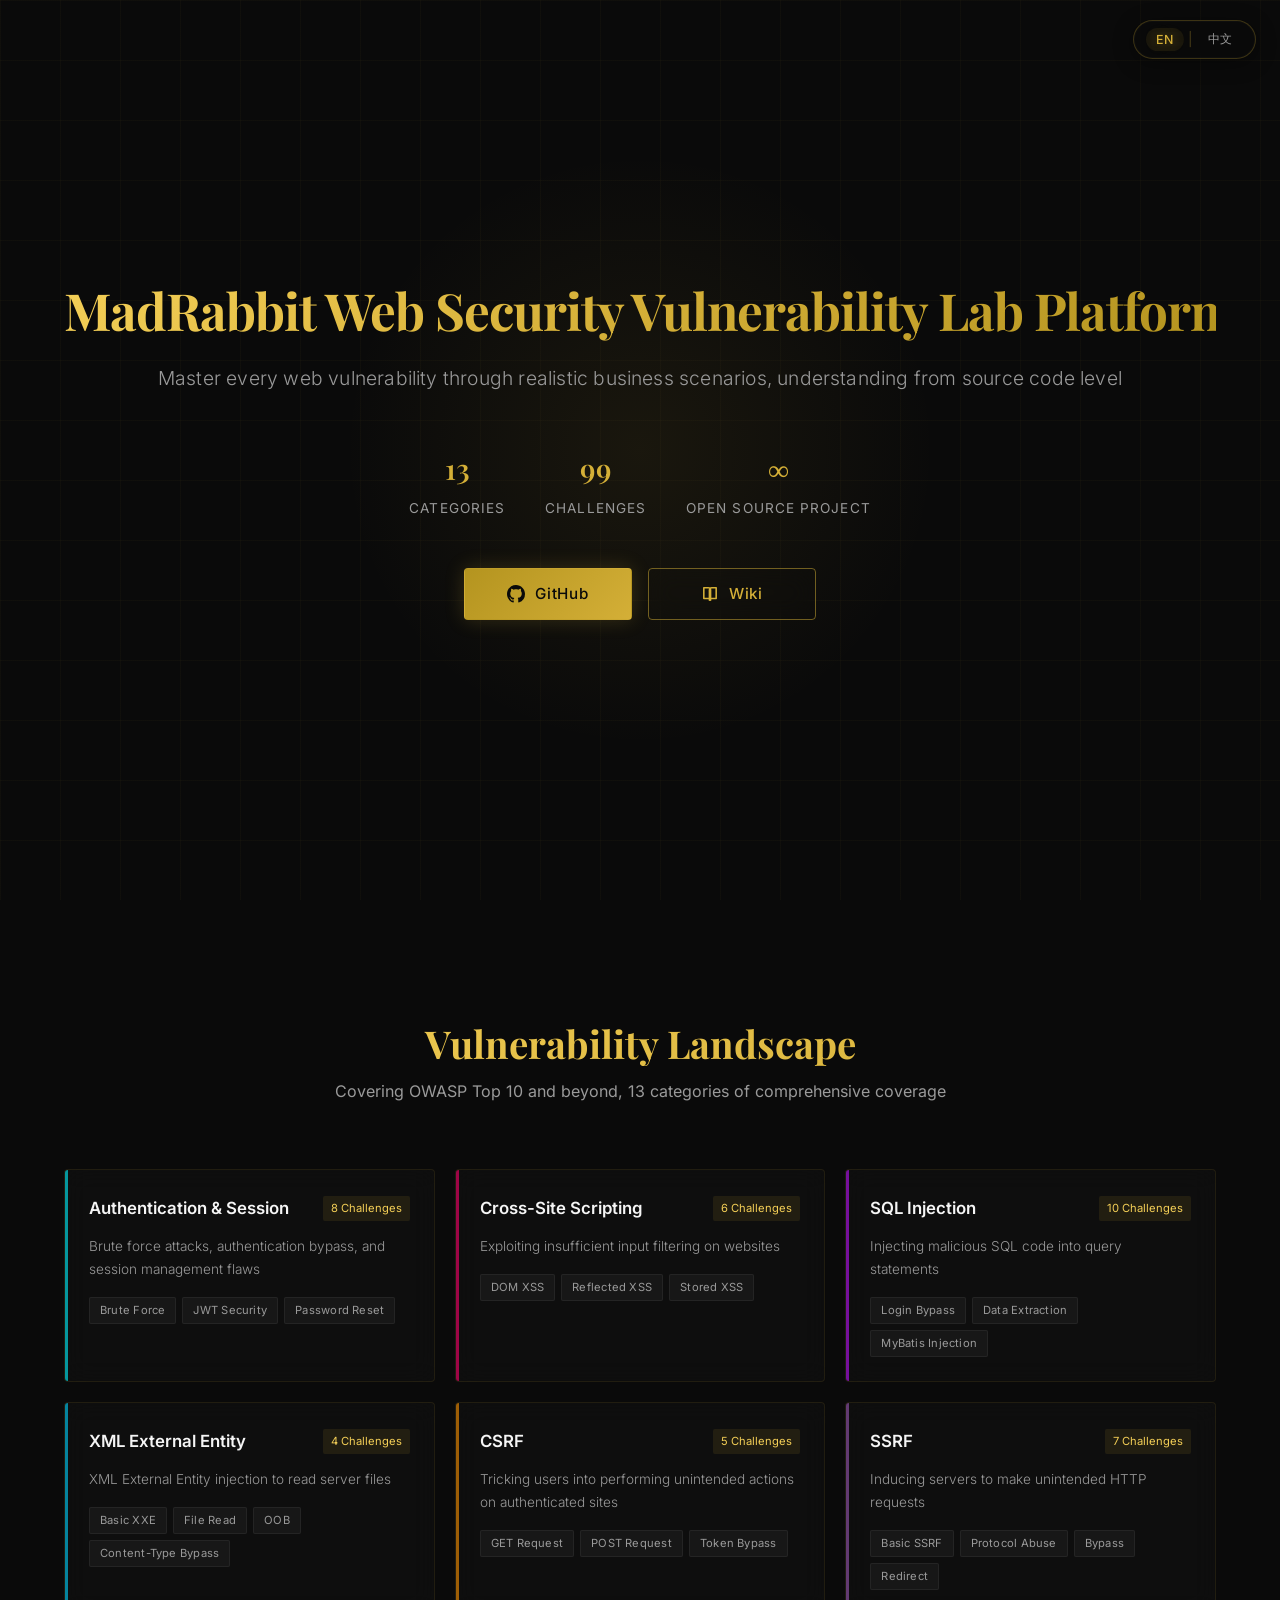
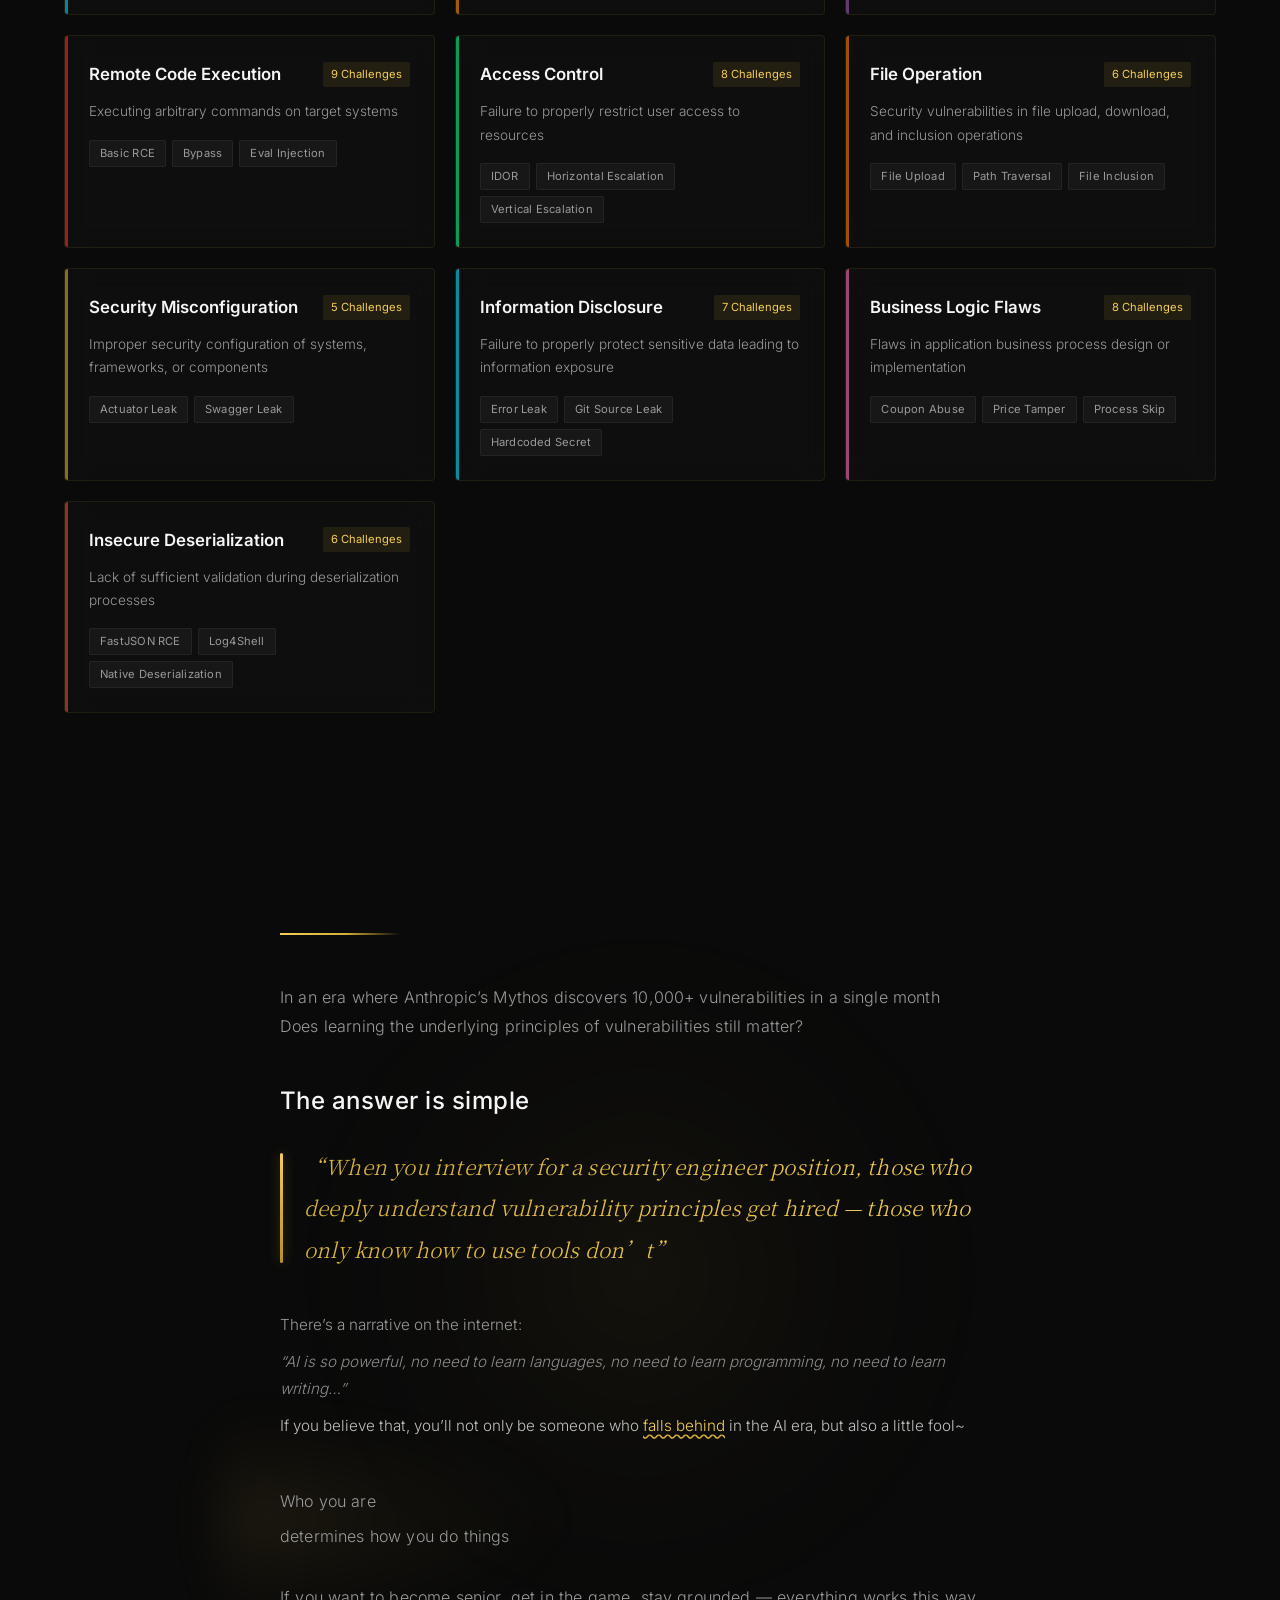
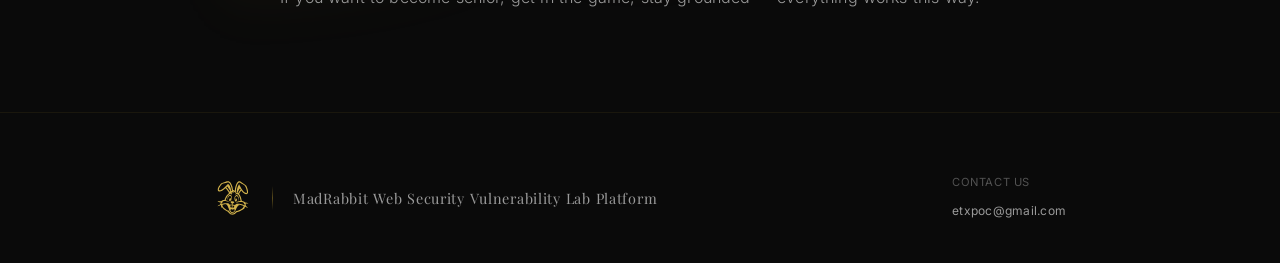
<file: index.html>
<!DOCTYPE html>
<html lang="en">
<head>
  <meta charset="UTF-8">
  <meta name="viewport" content="width=device-width, initial-scale=1.0">
  <meta name="description" content="MadRabbit Web Security Vulnerability Lab Platform - Master every web vulnerability through realistic business scenarios.">
  <title>MadRabbit's Amusement Park</title>
  <link rel="icon" type="image/svg+xml" href="assets/favicon.svg">
  <link rel="stylesheet" href="css/style.css">
</head>
<body>

  <!-- ============================================
       Language Switcher (fixed top-right)
       ============================================ -->
  <div class="lang-switch" id="langSwitch" role="group" aria-label="Language switcher">
    <button type="button" class="lang-btn" data-lang="en" aria-label="English">EN</button>
    <span class="lang-divider" aria-hidden="true">|</span>
    <button type="button" class="lang-btn" data-lang="zh" aria-label="中文">中文</button>
  </div>

  <!-- ============================================
       Section 1: Hero
       ============================================ -->
  <section class="hero" id="hero">
    <div class="grid-bg"></div>
    <div class="hero-content fade-in">
      <h1 class="hero-title"><span class="title-main">MadRabbit</span> <span class="title-sub">Web Security Vulnerability Lab Platform</span></h1>
      <p class="hero-subtitle" data-i18n="hero.subtitle">Master every web vulnerability through realistic business scenarios, understanding from source code level</p>

      <div class="hero-stats">
        <div class="stat-item">
          <div class="stat-value">13</div>
          <div class="stat-label" data-i18n="stat.categories">Categories</div>
        </div>
        <div class="stat-item">
          <div class="stat-value">99</div>
          <div class="stat-label" data-i18n="stat.challenges">Challenges</div>
        </div>
        <div class="stat-item">
          <div class="stat-value">∞</div>
          <div class="stat-label" data-i18n="stat.opensource">Open Source</div>
        </div>
      </div>

      <div class="hero-cta">
        <a href="https://github.com/zhuifengshaonianhanlu/MadRabbit" target="_blank" class="btn btn-primary">
          <!-- GitHub SVG Icon -->
          <svg class="btn-icon" width="18" height="18" viewBox="0 0 16 16" fill="currentColor" aria-hidden="true">
            <path d="M8 0C3.58 0 0 3.58 0 8c0 3.54 2.29 6.53 5.47 7.59.4.07.55-.17.55-.38 0-.19-.01-.82-.01-1.49-2.01.37-2.53-.49-2.69-.94-.09-.23-.48-.94-.82-1.13-.28-.15-.68-.52-.01-.53.63-.01 1.08.58 1.23.82.72 1.21 1.87.87 2.33.66.07-.52.28-.87.51-1.07-1.78-.2-3.64-.89-3.64-3.95 0-.87.31-1.59.82-2.15-.08-.2-.36-1.02.08-2.12 0 0 .67-.21 2.2.82.64-.18 1.32-.27 2-.27.68 0 1.36.09 2 .27 1.53-1.04 2.2-.82 2.2-.82.44 1.1.16 1.92.08 2.12.51.56.82 1.27.82 2.15 0 3.07-1.87 3.75-3.65 3.95.29.25.54.73.54 1.48 0 1.07-.01 1.93-.01 2.2 0 .21.15.46.55.38A8.013 8.013 0 0016 8c0-4.42-3.58-8-8-8z"/>
          </svg>
          <span data-i18n="btn.github">GitHub</span>
        </a>
        <a href="https://madrabbit-vul.github.io/wiki/" target="_blank" class="btn btn-secondary">
          <!-- Book / Wiki SVG Icon -->
          <svg class="btn-icon" width="18" height="18" viewBox="0 0 16 16" fill="none" stroke="currentColor" stroke-width="1.4" stroke-linecap="round" stroke-linejoin="round" aria-hidden="true">
            <path d="M2.5 2.5h4a2 2 0 0 1 2 2v9a1.5 1.5 0 0 0-1.5-1.5h-4.5z"/>
            <path d="M13.5 2.5h-4a2 2 0 0 0-2 2v9a1.5 1.5 0 0 1 1.5-1.5h4.5z"/>
          </svg>
          <span data-i18n="btn.wiki">Wiki</span>
        </a>
      </div>
    </div>
  </section>

  <!-- ============================================
       Section 2: Vulnerabilities
       ============================================ -->
  <section class="vulnerabilities" id="vulnerabilities">
    <div class="container">
      <div class="section-header fade-in">
        <h2 class="section-title" data-i18n="vuln.title">Vulnerability Landscape</h2>
        <p class="section-subtitle" data-i18n="vuln.subtitle">Covering OWASP Top 10 and beyond, 13 categories of comprehensive coverage</p>
      </div>

      <div class="vuln-grid">
        <!-- 1. Authentication & Session -->
        <div class="vuln-card fade-in" style="--card-color: #00f3ff;">
          <div class="vuln-header">
            <span class="vuln-name" data-i18n="vuln.1.name">Authentication &amp; Session</span>
            <span class="vuln-badge" data-i18n="vuln.1.badge">8 Challenges</span>
          </div>
          <div class="vuln-en-name" data-i18n="vuln.1.alt">认证与会话安全</div>
          <p class="vuln-desc" data-i18n="vuln.1.desc">Brute force attacks, authentication bypass, and session management flaws</p>
          <div class="vuln-tags">
            <span class="vuln-tag" data-i18n="vuln.1.t1">Brute Force</span>
            <span class="vuln-tag" data-i18n="vuln.1.t2">JWT Security</span>
            <span class="vuln-tag" data-i18n="vuln.1.t3">Password Reset</span>
          </div>
        </div>

        <!-- 2. XSS -->
        <div class="vuln-card fade-in" style="--card-color: #ff006e;">
          <div class="vuln-header">
            <span class="vuln-name" data-i18n="vuln.2.name">Cross-Site Scripting</span>
            <span class="vuln-badge" data-i18n="vuln.2.badge">6 Challenges</span>
          </div>
          <div class="vuln-en-name" data-i18n="vuln.2.alt">跨站脚本 XSS</div>
          <p class="vuln-desc" data-i18n="vuln.2.desc">Exploiting insufficient input filtering on websites</p>
          <div class="vuln-tags">
            <span class="vuln-tag" data-i18n="vuln.2.t1">DOM XSS</span>
            <span class="vuln-tag" data-i18n="vuln.2.t2">Reflected XSS</span>
            <span class="vuln-tag" data-i18n="vuln.2.t3">Stored XSS</span>
          </div>
        </div>

        <!-- 3. SQL Injection -->
        <div class="vuln-card fade-in" style="--card-color: #bc13fe;">
          <div class="vuln-header">
            <span class="vuln-name" data-i18n="vuln.3.name">SQL Injection</span>
            <span class="vuln-badge" data-i18n="vuln.3.badge">10 Challenges</span>
          </div>
          <div class="vuln-en-name" data-i18n="vuln.3.alt">SQL注入</div>
          <p class="vuln-desc" data-i18n="vuln.3.desc">Injecting malicious SQL code into query statements</p>
          <div class="vuln-tags">
            <span class="vuln-tag" data-i18n="vuln.3.t1">Login Bypass</span>
            <span class="vuln-tag" data-i18n="vuln.3.t2">Data Extraction</span>
            <span class="vuln-tag" data-i18n="vuln.3.t3">MyBatis Injection</span>
          </div>
        </div>

        <!-- 4. XXE -->
        <div class="vuln-card fade-in" style="--card-color: #00d4ff;">
          <div class="vuln-header">
            <span class="vuln-name" data-i18n="vuln.4.name">XML External Entity</span>
            <span class="vuln-badge" data-i18n="vuln.4.badge">4 Challenges</span>
          </div>
          <div class="vuln-en-name" data-i18n="vuln.4.alt">XXE注入</div>
          <p class="vuln-desc" data-i18n="vuln.4.desc">XML External Entity injection to read server files</p>
          <div class="vuln-tags">
            <span class="vuln-tag" data-i18n="vuln.4.t1">Basic XXE</span>
            <span class="vuln-tag" data-i18n="vuln.4.t2">File Read</span>
            <span class="vuln-tag" data-i18n="vuln.4.t3">OOB</span>
            <span class="vuln-tag" data-i18n="vuln.4.t4">Content-Type Bypass</span>
          </div>
        </div>

        <!-- 5. CSRF -->
        <div class="vuln-card fade-in" style="--card-color: #ff9500;">
          <div class="vuln-header">
            <span class="vuln-name" data-i18n="vuln.5.name">CSRF</span>
            <span class="vuln-badge" data-i18n="vuln.5.badge">5 Challenges</span>
          </div>
          <div class="vuln-en-name" data-i18n="vuln.5.alt">跨站请求伪造</div>
          <p class="vuln-desc" data-i18n="vuln.5.desc">Tricking users into performing unintended actions on authenticated sites</p>
          <div class="vuln-tags">
            <span class="vuln-tag" data-i18n="vuln.5.t1">GET Request</span>
            <span class="vuln-tag" data-i18n="vuln.5.t2">POST Request</span>
            <span class="vuln-tag" data-i18n="vuln.5.t3">Token Bypass</span>
          </div>
        </div>

        <!-- 6. SSRF -->
        <div class="vuln-card fade-in" style="--card-color: #9b59b6;">
          <div class="vuln-header">
            <span class="vuln-name" data-i18n="vuln.6.name">SSRF</span>
            <span class="vuln-badge" data-i18n="vuln.6.badge">7 Challenges</span>
          </div>
          <div class="vuln-en-name" data-i18n="vuln.6.alt">服务器端请求伪造</div>
          <p class="vuln-desc" data-i18n="vuln.6.desc">Inducing servers to make unintended HTTP requests</p>
          <div class="vuln-tags">
            <span class="vuln-tag" data-i18n="vuln.6.t1">Basic SSRF</span>
            <span class="vuln-tag" data-i18n="vuln.6.t2">Protocol Abuse</span>
            <span class="vuln-tag" data-i18n="vuln.6.t3">Bypass</span>
            <span class="vuln-tag" data-i18n="vuln.6.t4">Redirect</span>
          </div>
        </div>

        <!-- 7. RCE -->
        <div class="vuln-card fade-in" style="--card-color: #ff2a2a;">
          <div class="vuln-header">
            <span class="vuln-name" data-i18n="vuln.7.name">Remote Code Execution</span>
            <span class="vuln-badge" data-i18n="vuln.7.badge">9 Challenges</span>
          </div>
          <div class="vuln-en-name" data-i18n="vuln.7.alt">远程命令执行</div>
          <p class="vuln-desc" data-i18n="vuln.7.desc">Executing arbitrary commands on target systems</p>
          <div class="vuln-tags">
            <span class="vuln-tag" data-i18n="vuln.7.t1">Basic RCE</span>
            <span class="vuln-tag" data-i18n="vuln.7.t2">Bypass</span>
            <span class="vuln-tag" data-i18n="vuln.7.t3">Eval Injection</span>
          </div>
        </div>

        <!-- 8. Access Control -->
        <div class="vuln-card fade-in" style="--card-color: #00ff88;">
          <div class="vuln-header">
            <span class="vuln-name" data-i18n="vuln.8.name">Access Control</span>
            <span class="vuln-badge" data-i18n="vuln.8.badge">8 Challenges</span>
          </div>
          <div class="vuln-en-name" data-i18n="vuln.8.alt">失效的访问控制</div>
          <p class="vuln-desc" data-i18n="vuln.8.desc">Failure to properly restrict user access to resources</p>
          <div class="vuln-tags">
            <span class="vuln-tag" data-i18n="vuln.8.t1">IDOR</span>
            <span class="vuln-tag" data-i18n="vuln.8.t2">Horizontal Escalation</span>
            <span class="vuln-tag" data-i18n="vuln.8.t3">Vertical Escalation</span>
          </div>
        </div>

        <!-- 9. File Operation -->
        <div class="vuln-card fade-in" style="--card-color: #ff7b00;">
          <div class="vuln-header">
            <span class="vuln-name" data-i18n="vuln.9.name">File Operation</span>
            <span class="vuln-badge" data-i18n="vuln.9.badge">6 Challenges</span>
          </div>
          <div class="vuln-en-name" data-i18n="vuln.9.alt">文件操作</div>
          <p class="vuln-desc" data-i18n="vuln.9.desc">Security vulnerabilities in file upload, download, and inclusion operations</p>
          <div class="vuln-tags">
            <span class="vuln-tag" data-i18n="vuln.9.t1">File Upload</span>
            <span class="vuln-tag" data-i18n="vuln.9.t2">Path Traversal</span>
            <span class="vuln-tag" data-i18n="vuln.9.t3">File Inclusion</span>
          </div>
        </div>

        <!-- 10. Security Misconfiguration -->
        <div class="vuln-card fade-in" style="--card-color: #d4af37;">
          <div class="vuln-header">
            <span class="vuln-name" data-i18n="vuln.10.name">Security Misconfiguration</span>
            <span class="vuln-badge" data-i18n="vuln.10.badge">5 Challenges</span>
          </div>
          <div class="vuln-en-name" data-i18n="vuln.10.alt">安全配置</div>
          <p class="vuln-desc" data-i18n="vuln.10.desc">Improper security configuration of systems, frameworks, or components</p>
          <div class="vuln-tags">
            <span class="vuln-tag" data-i18n="vuln.10.t1">Actuator Leak</span>
            <span class="vuln-tag" data-i18n="vuln.10.t2">Swagger Leak</span>
          </div>
        </div>

        <!-- 11. Information Disclosure -->
        <div class="vuln-card fade-in" style="--card-color: #00e5ff;">
          <div class="vuln-header">
            <span class="vuln-name" data-i18n="vuln.11.name">Information Disclosure</span>
            <span class="vuln-badge" data-i18n="vuln.11.badge">7 Challenges</span>
          </div>
          <div class="vuln-en-name" data-i18n="vuln.11.alt">敏感信息泄露</div>
          <p class="vuln-desc" data-i18n="vuln.11.desc">Failure to properly protect sensitive data leading to information exposure</p>
          <div class="vuln-tags">
            <span class="vuln-tag" data-i18n="vuln.11.t1">Error Leak</span>
            <span class="vuln-tag" data-i18n="vuln.11.t2">Git Source Leak</span>
            <span class="vuln-tag" data-i18n="vuln.11.t3">Hardcoded Secret</span>
          </div>
        </div>

        <!-- 12. Business Logic Flaws -->
        <div class="vuln-card fade-in" style="--card-color: #ff69b4;">
          <div class="vuln-header">
            <span class="vuln-name" data-i18n="vuln.12.name">Business Logic Flaws</span>
            <span class="vuln-badge" data-i18n="vuln.12.badge">8 Challenges</span>
          </div>
          <div class="vuln-en-name" data-i18n="vuln.12.alt">业务逻辑错误</div>
          <p class="vuln-desc" data-i18n="vuln.12.desc">Flaws in application business process design or implementation</p>
          <div class="vuln-tags">
            <span class="vuln-tag" data-i18n="vuln.12.t1">Coupon Abuse</span>
            <span class="vuln-tag" data-i18n="vuln.12.t2">Price Tamper</span>
            <span class="vuln-tag" data-i18n="vuln.12.t3">Process Skip</span>
          </div>
        </div>

        <!-- 13. Insecure Deserialization -->
        <div class="vuln-card fade-in" style="--card-color: #e74c3c;">
          <div class="vuln-header">
            <span class="vuln-name" data-i18n="vuln.13.name">Insecure Deserialization</span>
            <span class="vuln-badge" data-i18n="vuln.13.badge">6 Challenges</span>
          </div>
          <div class="vuln-en-name" data-i18n="vuln.13.alt">不安全的反序列化</div>
          <p class="vuln-desc" data-i18n="vuln.13.desc">Lack of sufficient validation during deserialization processes</p>
          <div class="vuln-tags">
            <span class="vuln-tag" data-i18n="vuln.13.t1">FastJSON RCE</span>
            <span class="vuln-tag" data-i18n="vuln.13.t2">Log4Shell</span>
            <span class="vuln-tag" data-i18n="vuln.13.t3">Native Deserialization</span>
          </div>
        </div>
      </div>
    </div>
  </section>

  <!-- ============================================
       Section 3: Philosophy (心法)
       AI 时代仍需理解漏洞底层原理
       ============================================ -->
  <section class="mantra" id="philosophy">
    <div class="mantra-aura" aria-hidden="true"></div>
    <div class="container">
      <article class="philosophy-inner">
        <span class="philosophy-divider fade-in" aria-hidden="true"></span>

        <p class="philosophy-intro fade-in">
          <span data-i18n="philosophy.intro">In an era where Anthropic's Mythos discovers 10,000+ vulnerabilities in a single month</span><br>
          <span data-i18n="philosophy.question">Does learning the underlying principles of vulnerabilities still matter?</span>
        </p>

        <p class="philosophy-answer fade-in" data-i18n="philosophy.answer">The answer is simple</p>

        <blockquote class="philosophy-quote fade-in" data-i18n="philosophy.quote">"When you interview for a security engineer position, those who deeply understand vulnerability principles get hired — those who only know how to use tools don't"</blockquote>

        <div class="philosophy-narrative fade-in">
          <p class="philosophy-narrative-lead" data-i18n="philosophy.narrative">There's a narrative on the internet:</p>
          <p class="philosophy-narrative-quote" data-i18n="philosophy.narrative.quote">"AI is so powerful, no need to learn languages, no need to learn programming, no need to learn writing..."</p>
          <p class="philosophy-narrative-response" data-i18n="philosophy.narrative.response">如果你相信，那你不仅会是一个在AI时代被<span class="wavy-word" data-tooltip="你会在一代比一代强大的大模型里面变的越来越浮于表面，最后你什么都不会，只能花钱跟最强的模型聊天来安慰自己还会用AI">沦陷</span>的人，而且还是一个小沙雕~</p>
        </div>

        <div class="philosophy-core fade-in" aria-hidden="false">
          <span class="philosophy-core-aura" aria-hidden="true"></span>
          <p class="philosophy-core-line" data-i18n="philosophy.core1">Who you are</p>
          <p class="philosophy-core-line" data-i18n="philosophy.core2">determines how you do things</p>
        </div>

        <p class="philosophy-closing fade-in" data-i18n="philosophy.closing">If you want to become senior, get in the game, stay grounded — everything works this way</p>
      </article>
    </div>
  </section>

  <!-- ============================================
       Section 4: Footer
       ============================================ -->
  <footer class="footer">
    <div class="footer-inner">
      <div class="footer-mark">
        <img src="assets/logo.svg" alt="MadRabbit Logo" class="footer-logo">
        <span class="footer-divider"></span>
        <div class="footer-brand">MadRabbit Web Security Vulnerability Lab Platform</div>
      </div>
      <div class="footer-contact">
        <div class="footer-contact-label" data-i18n="footer.contact.label">Contact us</div>
        <a href="mailto:etxpoc@gmail.com" class="footer-contact-email">etxpoc@gmail.com</a>
      </div>
    </div>
  </footer>

  <script src="js/main.js"></script>
</body>
</html>
</file>
<file: css/style.css>
/* ============================================
   MadRabbit Web Security Vulnerability Lab Platform - Stylesheet
   赛博朋克极简美学 | Cyberpunk Minimalist
   ============================================ */

/* ============================================
   Local Font Declarations
   ============================================ */

/* Inter */
@font-face {
  font-family: 'Inter';
  font-style: normal;
  font-weight: 300;
  font-display: swap;
  src: url('../assets/fonts/inter-300.woff2') format('woff2');
}
@font-face {
  font-family: 'Inter';
  font-style: normal;
  font-weight: 400;
  font-display: swap;
  src: url('../assets/fonts/inter-400.woff2') format('woff2');
}
@font-face {
  font-family: 'Inter';
  font-style: normal;
  font-weight: 500;
  font-display: swap;
  src: url('../assets/fonts/inter-500.woff2') format('woff2');
}
@font-face {
  font-family: 'Inter';
  font-style: normal;
  font-weight: 600;
  font-display: swap;
  src: url('../assets/fonts/inter-600.woff2') format('woff2');
}

/* Playfair Display */
@font-face {
  font-family: 'Playfair Display';
  font-style: normal;
  font-weight: 400;
  font-display: swap;
  src: url('../assets/fonts/playfair-400.woff2') format('woff2');
}
@font-face {
  font-family: 'Playfair Display';
  font-style: normal;
  font-weight: 600;
  font-display: swap;
  src: url('../assets/fonts/playfair-600.woff2') format('woff2');
}
@font-face {
  font-family: 'Playfair Display';
  font-style: normal;
  font-weight: 700;
  font-display: swap;
  src: url('../assets/fonts/playfair-700.woff2') format('woff2');
}
@font-face {
  font-family: 'Playfair Display';
  font-style: italic;
  font-weight: 400;
  font-display: swap;
  src: url('../assets/fonts/playfair-400-italic.woff2') format('woff2');
}

/* Noto Serif SC */
@font-face {
  font-family: 'Noto Serif SC';
  font-style: normal;
  font-weight: 300;
  font-display: swap;
  src: url('../assets/fonts/noto-serif-sc-300.woff2') format('woff2');
}
@font-face {
  font-family: 'Noto Serif SC';
  font-style: normal;
  font-weight: 400;
  font-display: swap;
  src: url('../assets/fonts/noto-serif-sc-400.woff2') format('woff2');
}
@font-face {
  font-family: 'Noto Serif SC';
  font-style: normal;
  font-weight: 600;
  font-display: swap;
  src: url('../assets/fonts/noto-serif-sc-600.woff2') format('woff2');
}

/* --- CSS Variables --- */
:root {
  /* 背景色 */
  --bg-primary: #0a0a0a;
  --bg-deep: #050505;

  /* 金色主题 */
  --gold: #d4af37;
  --gold-light: #f4cf57;
  --gold-dark: #b4941f;

  /* 文字色 */
  --text-primary: #f5f5f5;
  --text-secondary: #9a9a9a;

  /* 霓虹强调色 */
  --neon-cyan: #00f3ff;
  --neon-pink: #ff006e;
  --neon-purple: #bc13fe;
  --neon-green: #00ff88;
  --neon-orange: #ff9500;
  --neon-red: #ff2a2a;

  /* 边框 */
  --border-gold: 1px solid rgba(212, 175, 55, 0.1);
  --border-gold-hover: 1px solid rgba(212, 175, 55, 0.4);

  /* 毛玻璃 */
  --glass-bg: rgba(255, 255, 255, 0.02);
  --glass-blur: blur(12px);

  /* 圆角 */
  --radius-sm: 2px;
  --radius-md: 4px;

  /* 字体 */
  --font-display: "Playfair Display", Georgia, "Times New Roman", serif;
  --font-body: "Inter", -apple-system, BlinkMacSystemFont, "Segoe UI", "Helvetica Neue", Arial, sans-serif;
  --font-serif-cn: "Noto Serif SC", "Songti SC", Georgia, serif;

  /* 网格 */
  --grid-size: 60px;
}

/* --- Reset & Base --- */
*,
*::before,
*::after {
  margin: 0;
  padding: 0;
  box-sizing: border-box;
}

html {
  scroll-behavior: smooth;
  font-size: 16px;
}

body {
  font-family: var(--font-body);
  background-color: var(--bg-primary);
  color: var(--text-primary);
  line-height: 1.7;
  overflow-x: hidden;
  -webkit-font-smoothing: antialiased;
}

a {
  text-decoration: none;
  color: inherit;
}

ul, ol {
  list-style: none;
}

/* --- Utility --- */
.container {
  max-width: 1200px;
  margin: 0 auto;
  padding: 0 24px;
}

/* --- Scroll Animations --- */
.fade-in {
  opacity: 0;
  transform: translateY(30px);
  transition: opacity 0.8s ease, transform 0.8s ease;
}

.fade-in.visible {
  opacity: 1;
  transform: translateY(0);
}

/* --- Grid Background Decoration --- */
.grid-bg {
  position: absolute;
  inset: 0;
  background-image:
    linear-gradient(rgba(212, 175, 55, 0.03) 1px, transparent 1px),
    linear-gradient(90deg, rgba(212, 175, 55, 0.03) 1px, transparent 1px);
  background-size: var(--grid-size) var(--grid-size);
  pointer-events: none;
}

/* ============================================
   Section 1: Hero
   ============================================ */
.hero {
  position: relative;
  min-height: 100vh;
  display: flex;
  align-items: center;
  justify-content: center;
  text-align: center;
  padding: 80px 24px;
  overflow: hidden;
}

.hero::before {
  content: '';
  position: absolute;
  top: 50%;
  left: 50%;
  transform: translate(-50%, -50%);
  width: 600px;
  height: 600px;
  background: radial-gradient(circle, rgba(212, 175, 55, 0.08) 0%, transparent 70%);
  pointer-events: none;
}

.hero-content {
  position: relative;
  z-index: 1;
  max-width: 90vw;
}

.hero-title {
  font-family: var(--font-display);
  font-size: clamp(1.5rem, 4vw, 3.8rem);
  font-weight: 700;
  background: linear-gradient(135deg, var(--gold-light), var(--gold), var(--gold-dark));
  -webkit-background-clip: text;
  -webkit-text-fill-color: transparent;
  background-clip: text;
  margin-bottom: 20px;
  letter-spacing: -0.02em;
  line-height: 1.2;
  white-space: nowrap;
  max-width: 100%;
}

.title-main,
.title-sub {
  display: inline;
}

.hero-subtitle {
  font-family: var(--font-body);
  font-size: clamp(1rem, 2vw, 1.2rem);
  color: var(--text-secondary);
  font-weight: 300;
  letter-spacing: 0.01em;
  margin-bottom: 48px;
  line-height: 1.8;
}

.hero-stats {
  display: flex;
  justify-content: center;
  gap: 40px;
  margin-bottom: 48px;
  flex-wrap: wrap;
}

.stat-item {
  text-align: center;
}

.stat-value {
  font-family: var(--font-display);
  font-size: 1.8rem;
  color: var(--gold);
  font-weight: 600;
}

.stat-label {
  font-family: var(--font-body);
  font-size: 0.85rem;
  color: var(--text-secondary);
  font-weight: 400;
  text-transform: uppercase;
  letter-spacing: 0.08em;
  margin-top: 4px;
}

.hero-cta {
  display: flex;
  justify-content: center;
  align-items: stretch;
  gap: 16px;
  flex-wrap: wrap;
}

.btn {
  display: inline-flex;
  align-items: center;
  justify-content: center;
  gap: 10px;
  min-width: 168px;
  padding: 12px 28px;
  border-radius: var(--radius-md);
  font-family: var(--font-body);
  font-size: 0.95rem;
  font-weight: 500;
  letter-spacing: 0.05em;
  transition: all 0.3s ease;
  cursor: pointer;
  border: 1px solid transparent;
  box-sizing: border-box;
}

.btn-icon {
  flex-shrink: 0;
}

.btn-primary {
  background: linear-gradient(135deg, var(--gold-dark), var(--gold));
  color: #0a0a0a;
  border-color: transparent;
  box-shadow: 0 0 20px rgba(212, 175, 55, 0.2);
}

.btn-primary:hover {
  box-shadow: 0 0 40px rgba(212, 175, 55, 0.4), 0 0 80px rgba(212, 175, 55, 0.1);
  transform: translateY(-2px);
}

.btn-secondary {
  background: transparent;
  border-color: rgba(212, 175, 55, 0.5);
  color: var(--gold);
  backdrop-filter: var(--glass-blur);
}

.btn-secondary:hover {
  border-color: var(--gold);
  background: rgba(212, 175, 55, 0.06);
  box-shadow: 0 0 20px rgba(212, 175, 55, 0.15);
  transform: translateY(-2px);
}

/* ============================================
   Section header (shared by Vulnerabilities)
   ============================================ */
.section-header {
  text-align: center;
  margin-bottom: 64px;
}

.section-title {
  font-family: var(--font-display);
  font-size: clamp(1.8rem, 3.5vw, 2.4rem);
  line-height: 1.2;
  background: linear-gradient(135deg, var(--gold-light), var(--gold));
  -webkit-background-clip: text;
  -webkit-text-fill-color: transparent;
  background-clip: text;
  margin-bottom: 12px;
}

.section-subtitle {
  color: var(--text-secondary);
  font-size: 1rem;
}

/* ============================================
   Section: Philosophy (心法)
   AI 时代仍需理解漏洞底层原理
   ============================================ */
.mantra {
  position: relative;
  padding: 100px 0;
  overflow: hidden;
}

/* 极淡的金色渐晕，作为整体区域背景装饰 */
.mantra-aura {
  position: absolute;
  top: 50%;
  left: 50%;
  transform: translate(-50%, -50%);
  width: min(720px, 80vw);
  height: min(720px, 80vw);
  background: radial-gradient(circle, rgba(212, 175, 55, 0.05) 0%, rgba(212, 175, 55, 0.015) 35%, transparent 70%);
  pointer-events: none;
  filter: blur(8px);
}

/* 哲学区块内部容器：720px 最大宽，左对齐 */
.philosophy-inner {
  position: relative;
  z-index: 1;
  max-width: 720px;
  margin: 0 auto;
  text-align: left;
}

/* 顶部 120px 金色渐变装饰线，左对齐 */
.philosophy-divider {
  display: block;
  width: 120px;
  height: 2px;
  background: linear-gradient(90deg, var(--gold-light), var(--gold) 55%, rgba(212, 175, 55, 0));
  margin-bottom: 3rem;
  transform: scaleX(0);
  transform-origin: left center;
  transition: transform 1.2s cubic-bezier(0.22, 0.61, 0.36, 1) 0.1s, opacity 1.2s ease;
}

.philosophy-divider.fade-in {
  /* 使用 transform: scaleX 代替默认 fade-in 的位移动画 */
  opacity: 0;
  transform: scaleX(0);
}

.philosophy-divider.fade-in.visible {
  opacity: 1;
  transform: scaleX(1);
}

/* 1. 开头引子 */
.philosophy-intro {
  font-family: var(--font-body);
  font-size: 1rem;
  font-weight: 300;
  color: var(--text-secondary);
  line-height: 1.8;
  letter-spacing: 0.01em;
}

/* 2. "答案很简单" */
.philosophy-answer {
  font-size: clamp(1.2rem, 2.5vw, 1.5rem);
  color: var(--text-primary);
  font-weight: 500;
  margin: 2.5rem 0 1.5rem;
  letter-spacing: 0.02em;
}

/* 3. 核心引用语：金色渐变 + 左侧金线 */
.philosophy-quote {
  position: relative;
  font-family: var(--font-serif-cn);
  font-size: clamp(1.1rem, 2vw, 1.3rem);
  font-style: italic;
  font-weight: 300;
  line-height: 2;
  padding-left: 1.5rem;
  background: linear-gradient(135deg, var(--gold), var(--gold-light));
  -webkit-background-clip: text;
  -webkit-text-fill-color: transparent;
  background-clip: text;
  letter-spacing: 0.01em;
}

.philosophy-quote::before {
  content: '';
  position: absolute;
  left: 0;
  top: 0.35em;
  bottom: 0.35em;
  width: 3px;
  background: linear-gradient(180deg, var(--gold-light), var(--gold) 50%, var(--gold-dark));
  border-radius: 2px;
  box-shadow: 0 0 12px rgba(212, 175, 55, 0.35);
}

/* 4. 互联网论调部分 */
.philosophy-narrative {
  margin-top: 2.5rem;
  font-family: var(--font-body);
  font-size: 0.95rem;
  font-weight: 300;
  color: var(--text-secondary);
  line-height: 1.8;
}

.philosophy-narrative > p + p {
  margin-top: 0.6rem;
}

.philosophy-narrative-lead {
  /* 平静的引入 */
}

.philosophy-narrative-quote {
  font-style: italic;
  opacity: 0.9;
}

.philosophy-narrative-response {
  color: #c0c0c0;
}

/* 5. 核心哲学：你是谁 / 决定了你怎么做事 */
.philosophy-core {
  position: relative;
  margin: 3rem 0 0;
}

.philosophy-core-aura {
  position: absolute;
  left: -60px;
  top: 50%;
  transform: translateY(-50%);
  width: 360px;
  height: 220px;
  background: radial-gradient(ellipse at left center, rgba(212, 175, 55, 0.10) 0%, rgba(212, 175, 55, 0.04) 35%, transparent 70%);
  pointer-events: none;
  filter: blur(24px);
  z-index: -1;
}

.philosophy-core-line {
  font-family: var(--font-body);
  font-size: 1rem;
  color: var(--text-secondary);
  font-weight: 300;
  letter-spacing: 0.01em;
  line-height: 1.8;
}
.philosophy-core-line + .philosophy-core-line {
  margin-top: 0.4rem;
}

/* 6. 结尾 */
.philosophy-closing {
  margin-top: 2rem;
  font-family: var(--font-body);
  font-size: 1rem;
  font-weight: 300;
  color: var(--text-secondary);
  line-height: 1.8;
  letter-spacing: 0.01em;
}

/* Wavy underline tooltip */
.wavy-word {
  position: relative;
  text-decoration: underline wavy var(--gold);
  text-underline-offset: 3px;
  cursor: pointer;
  color: var(--gold-light);
}

.wavy-word::after {
  content: attr(data-tooltip);
  position: absolute;
  bottom: calc(100% + 12px);
  left: 50%;
  transform: translateX(-50%) translateY(4px);
  width: max-content;
  max-width: 300px;
  padding: 14px 18px;
  background: linear-gradient(135deg, rgba(15, 15, 15, 0.97), rgba(30, 25, 10, 0.97));
  border: 1px solid transparent;
  border-image: linear-gradient(135deg, var(--gold), var(--gold-dark), transparent) 1;
  border-radius: 8px;
  color: var(--text-secondary);
  font-size: 0.78rem;
  font-style: italic;
  line-height: 1.7;
  white-space: normal;
  letter-spacing: 0.02em;
  opacity: 0;
  pointer-events: none;
  transition: opacity 0.3s ease, transform 0.3s ease;
  z-index: 100;
  box-shadow: 0 4px 20px rgba(212, 175, 55, 0.15), 0 0 40px rgba(212, 175, 55, 0.05);
}

.wavy-word::before {
  content: '';
  position: absolute;
  bottom: calc(100% + 4px);
  left: 50%;
  transform: translateX(-50%);
  border: 5px solid transparent;
  border-top-color: var(--gold-dark);
  opacity: 0;
  pointer-events: none;
  transition: opacity 0.3s ease;
}

.wavy-word:hover::after {
  opacity: 1;
  transform: translateX(-50%) translateY(0);
}

.wavy-word:hover::before {
  opacity: 1;
}

/* 哲学区各段落交错动画延迟（0.1s 间隔） */
.philosophy-inner > .fade-in:nth-child(1) { transition-delay: 0s; }
.philosophy-inner > .fade-in:nth-child(2) { transition-delay: 0.1s; }
.philosophy-inner > .fade-in:nth-child(3) { transition-delay: 0.2s; }
.philosophy-inner > .fade-in:nth-child(4) { transition-delay: 0.3s; }
.philosophy-inner > .fade-in:nth-child(5) { transition-delay: 0.4s; }
.philosophy-inner > .fade-in:nth-child(6) { transition-delay: 0.5s; }
.philosophy-inner > .fade-in:nth-child(7) { transition-delay: 0.6s; }

/* ============================================
   Section 3: Vulnerabilities
   ============================================ */
.vulnerabilities {
  padding: 120px 0;
  position: relative;
}

.vuln-grid {
  display: grid;
  grid-template-columns: repeat(3, 1fr);
  gap: 20px;
}

.vuln-card {
  background: var(--glass-bg);
  backdrop-filter: var(--glass-blur);
  border: var(--border-gold);
  border-radius: var(--radius-md);
  padding: 24px;
  position: relative;
  transition: all 0.3s ease;
  overflow: hidden;
}

.vuln-card::before {
  content: '';
  position: absolute;
  top: 0;
  left: 0;
  width: 3px;
  height: 100%;
  background: var(--card-color, var(--gold));
  opacity: 0.6;
  transition: opacity 0.3s ease;
}

.vuln-card:hover {
  transform: translateY(-4px);
  border-color: var(--card-color, var(--gold));
  box-shadow: 0 8px 32px rgba(0, 0, 0, 0.3), 0 0 20px color-mix(in srgb, var(--card-color, var(--gold)) 15%, transparent);
}

.vuln-card:hover::before {
  opacity: 1;
}

.vuln-header {
  display: flex;
  align-items: center;
  justify-content: space-between;
  margin-bottom: 12px;
}

.vuln-name {
  font-family: var(--font-body);
  font-size: 1.05rem;
  font-weight: 600;
  color: var(--text-primary);
}

.vuln-badge {
  font-size: 0.7rem;
  padding: 3px 8px;
  border-radius: var(--radius-sm);
  background: rgba(212, 175, 55, 0.1);
  color: var(--gold-light);
  white-space: nowrap;
}

.vuln-en-name {
  font-size: 0.78rem;
  color: var(--text-secondary);
  margin-bottom: 10px;
  opacity: 0.7;
}

/* 英文模式下隐藏中文别名 */
html[lang="en"] .vuln-en-name {
  display: none;
}

.vuln-desc {
  font-family: var(--font-body);
  font-size: 0.85rem;
  font-weight: 300;
  color: var(--text-secondary);
  margin-bottom: 16px;
  line-height: 1.7;
}

.vuln-tags {
  display: flex;
  flex-wrap: wrap;
  gap: 6px;
}

.vuln-tag {
  font-family: var(--font-body);
  font-size: 0.7rem;
  font-weight: 400;
  letter-spacing: 0.02em;
  padding: 3px 10px;
  border-radius: 2px;
  background: rgba(255, 255, 255, 0.04);
  border: 1px solid rgba(255, 255, 255, 0.06);
  color: var(--text-secondary);
  transition: all 0.2s ease;
}

.vuln-card:hover .vuln-tag {
  border-color: color-mix(in srgb, var(--card-color, var(--gold)) 30%, transparent);
  color: var(--text-primary);
}

/* ============================================
   Section 4: Footer (minimal — logo + brand)
   ============================================ */
.footer {
  padding: 60px 0 40px;
  border-top: 1px solid rgba(212, 175, 55, 0.08);
  background: transparent;
}

.footer-inner {
  display: flex;
  align-items: center;
  justify-content: space-between;
  max-width: 900px;
  margin: 0 auto;
  padding: 0 24px;
}

.footer-mark {
  display: flex;
  flex-direction: row;
  align-items: center;
  gap: 20px;
}

.footer-logo {
  width: 38px;
  height: auto;
  display: block;
  opacity: 0.85;
}

.footer-divider {
  width: 1px;
  height: 24px;
  background: linear-gradient(180deg, transparent, rgba(212, 175, 55, 0.4), transparent);
}

.footer-brand {
  font-family: var(--font-display);
  font-size: 0.9rem;
  color: #9a9a9a;
  letter-spacing: 0.05em;
  margin: 0;
}

.footer-contact {
  text-align: left;
}

.footer-contact-label {
  font-size: 0.7rem;
  color: rgba(154, 154, 154, 0.5);
  letter-spacing: 0.05em;
  margin-bottom: 4px;
  text-transform: uppercase;
}

.footer-contact-email {
  font-size: 0.75rem;
  color: #9a9a9a;
  text-decoration: none;
  letter-spacing: 0.02em;
  transition: color 0.3s;
}

.footer-contact-email:hover {
  color: #d4af37;
}

/* ============================================
   Language Switcher (fixed top-right)
   ============================================ */
.lang-switch {
  position: fixed;
  top: 20px;
  right: 24px;
  z-index: 100;
  display: inline-flex;
  align-items: center;
  gap: 4px;
  padding: 6px 12px;
  background: rgba(10, 10, 10, 0.55);
  backdrop-filter: var(--glass-blur);
  -webkit-backdrop-filter: var(--glass-blur);
  border: 1px solid rgba(212, 175, 55, 0.25);
  border-radius: 999px;
  font-size: 0.78rem;
  letter-spacing: 0.05em;
  box-shadow: 0 4px 20px rgba(0, 0, 0, 0.4), inset 0 0 0 1px rgba(255, 255, 255, 0.02);
  transition: border-color 0.3s ease, box-shadow 0.3s ease;
}

.lang-switch:hover {
  border-color: rgba(212, 175, 55, 0.5);
  box-shadow: 0 4px 24px rgba(212, 175, 55, 0.15), inset 0 0 0 1px rgba(255, 255, 255, 0.03);
}

.lang-btn {
  background: transparent;
  border: none;
  color: var(--text-secondary);
  font-family: var(--font-body);
  font-size: 0.78rem;
  font-weight: 500;
  letter-spacing: 0.05em;
  padding: 4px 10px;
  border-radius: 999px;
  cursor: pointer;
  transition: color 0.25s ease, background-color 0.25s ease, text-shadow 0.25s ease;
}

.lang-btn:hover {
  color: var(--gold-light);
}

.lang-btn.active {
  color: var(--gold);
  background-color: rgba(212, 175, 55, 0.08);
  text-shadow: 0 0 12px rgba(212, 175, 55, 0.4);
}

.lang-divider {
  color: rgba(212, 175, 55, 0.3);
  font-size: 0.85rem;
  user-select: none;
}

/* Chinese typography refinement when active */
html[lang="zh-CN"] body {
  font-family: var(--font-body), 'PingFang SC', 'Microsoft YaHei', sans-serif;
}


/* ============================================
   Responsive Design
   ============================================ */
@media (max-width: 1024px) {
  .vuln-grid {
    grid-template-columns: repeat(2, 1fr);
  }
}

@media (max-width: 768px) {
  .lang-switch {
    top: 12px;
    right: 12px;
    padding: 4px 8px;
  }

  .lang-btn {
    padding: 3px 8px;
    font-size: 0.72rem;
  }

  .vuln-grid {
    grid-template-columns: 1fr;
  }

  .hero-stats {
    gap: 24px;
  }

  .mantra {
    padding: 72px 0;
  }

  .philosophy-divider {
    margin-bottom: 2rem;
  }

  .philosophy-quote {
    padding-left: 1.2rem;
  }

  .philosophy-core {
    margin: 2.4rem 0 0.8rem;
  }

  .philosophy-core-aura {
    left: -30px;
    width: 240px;
    height: 180px;
  }

  .container {
    padding: 0 16px;
  }

  .footer-inner {
    flex-direction: column;
    gap: 16px;
  }

  .footer-contact {
    text-align: center;
  }

  .hero-cta {
    gap: 12px;
  }

  .btn {
    min-width: 140px;
    padding: 11px 20px;
  }
}

@media (max-width: 480px) {
  .hero-title {
    white-space: normal;
    font-size: clamp(1.3rem, 5vw, 2rem);
    text-align: center;
  }

  .title-sub {
    display: block;
  }

  

  .philosophy-quote {
    font-size: 1rem;
    padding-left: 1rem;
  }

  .mantra {
    padding: 60px 0;
  }

  .hero-stats {
    gap: 16px;
  }

  .stat-value {
    font-size: clamp(1.2rem, 5vw, 1.8rem);
  }

  .hero-cta {
    gap: 10px;
  }

  .btn {
    min-width: 120px;
    padding: 10px 16px;
    font-size: 0.8rem;
  }

  .footer-inner {
    flex-direction: column;
    gap: 16px;
  }

  .footer-contact {
    text-align: center;
  }

  .footer-brand {
    font-size: 0.75rem;
  }

  .footer-logo {
    width: 28px;
  }

  .footer-mark {
    gap: 12px;
  }
}
</file>
